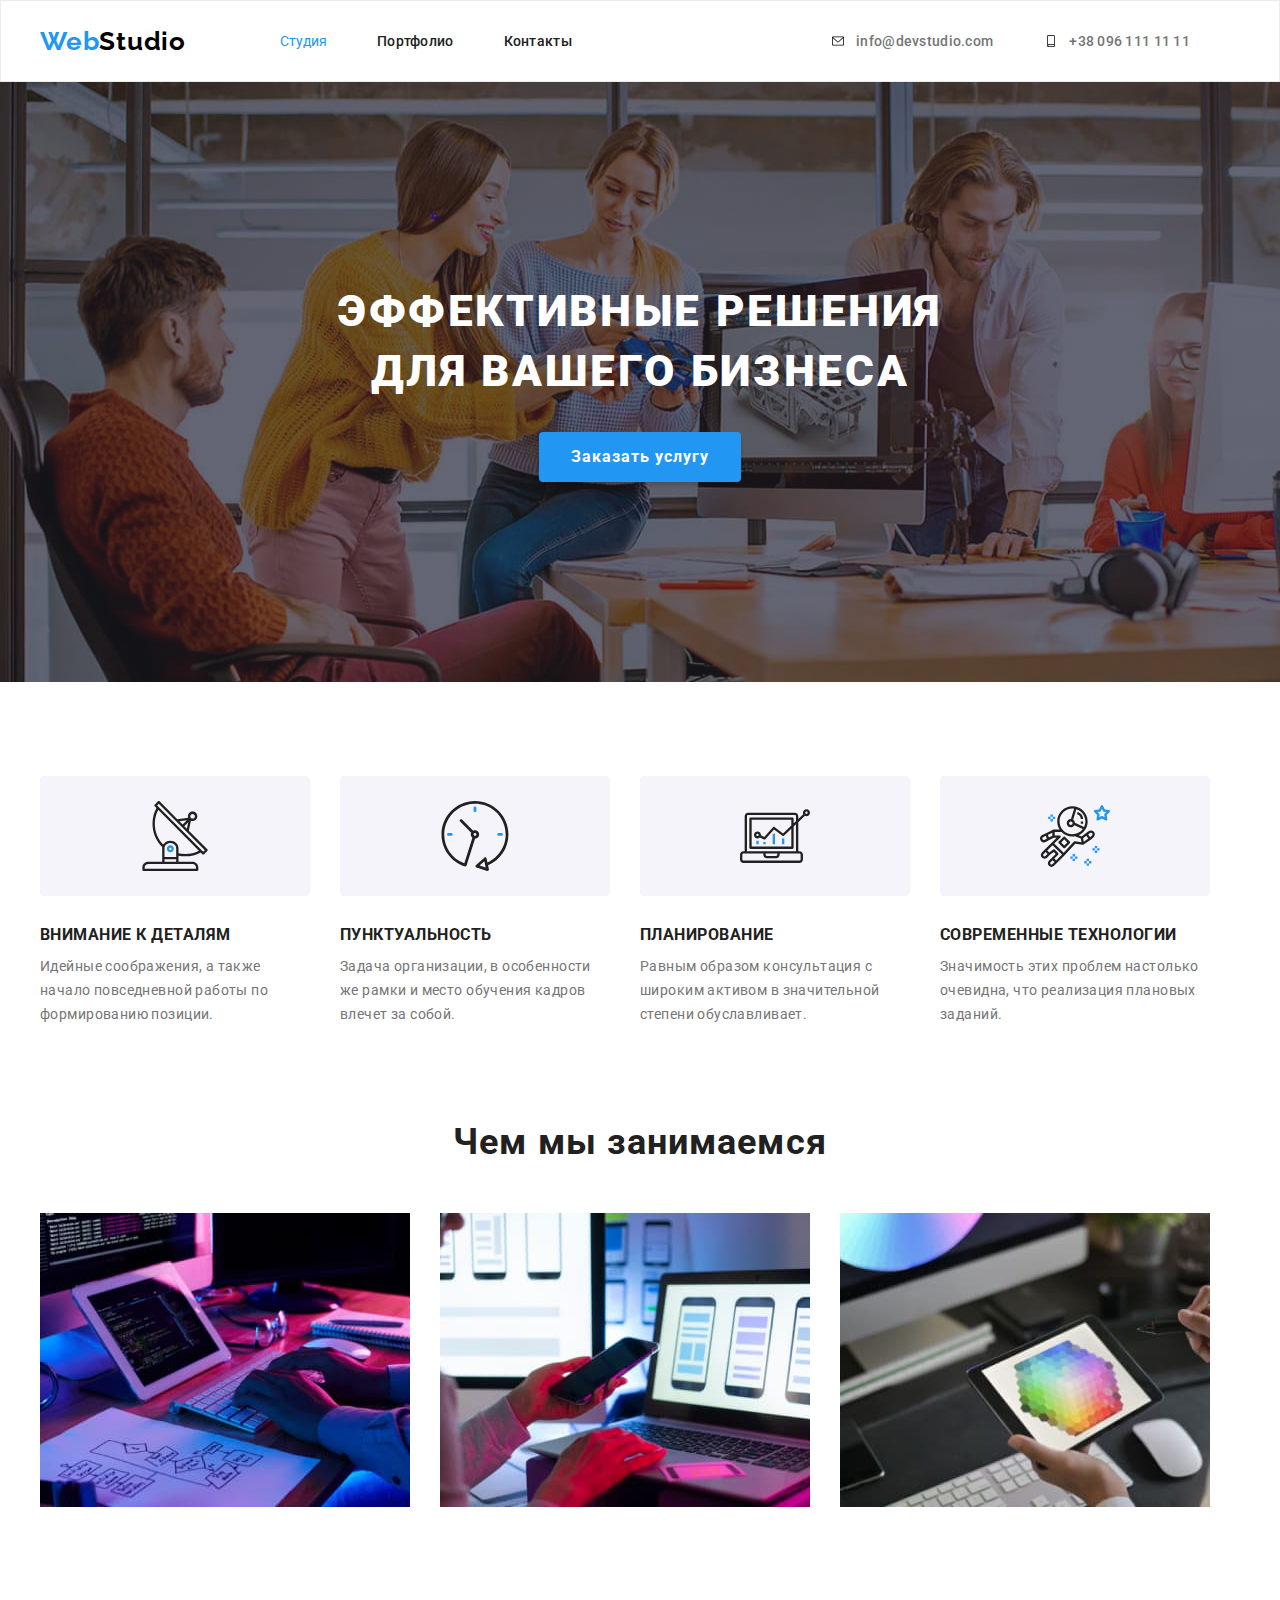
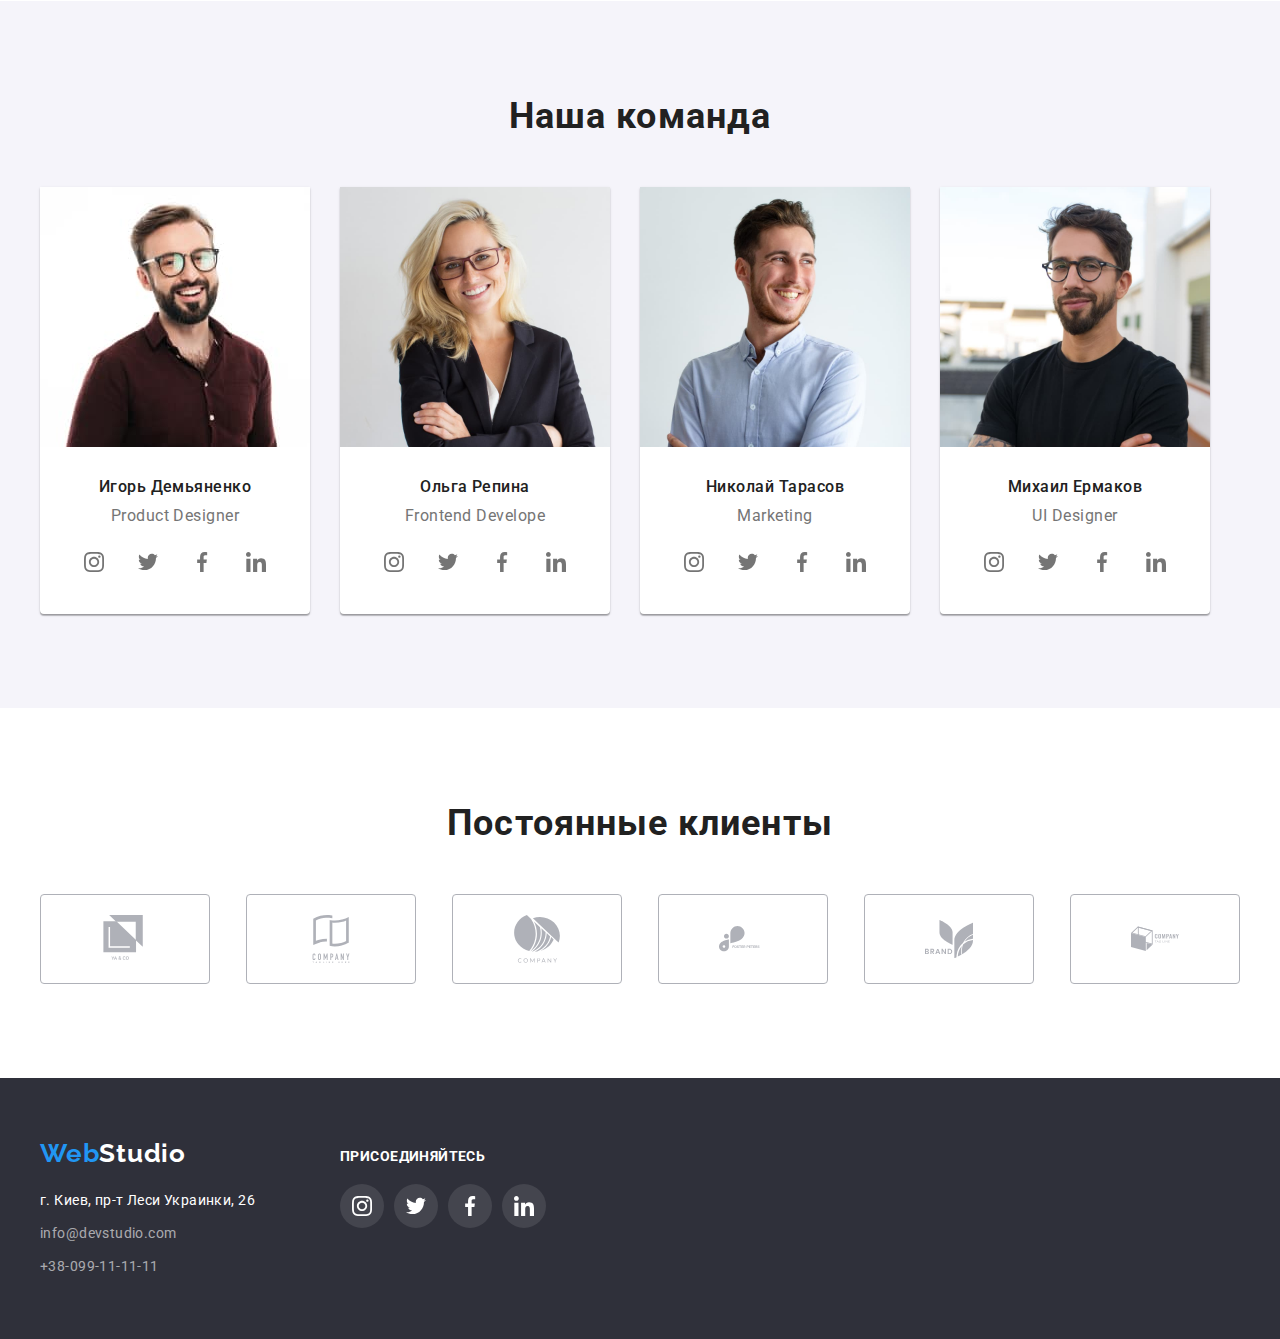
<file: index.html>
<!DOCTYPE html>
<html lang="ru">
<head>
    <meta charset="UTF-8">
    <meta name="viewport" content="width=device-width, initial-scale=1.0">
    <title>main-page</title>
    <link rel="preconnect" href="https://fonts.gstatic.com">
    <link href="https://fonts.googleapis.com/css2?family=Raleway:wght@700&family=Roboto:wght@400;500;700;900&display=swap" rel="stylesheet">
    <link rel="stylesheet" href="https://cdnjs.cloudflare.com/ajax/libs/modern-normalize/1.0.0/modern-normalize.css">
    <link rel="stylesheet" href="./css/style.css">
    
</head>

<body>
        <!--Шапка навігації-->

    <header class="header">
        <div class="contenier">
            <nav class="navigation">
                <a class="header-logo" href="./index.html"><span class="header-logo-particle">Web</span>Studio</a>
            
                    <ul class="list-name">
                        <li class="list-name-item"><a class="header-name-link-main-active" href="./index.html">Студия</a></li>
                        <li class="list-name-item"><a class="header-name-link-portf" href="./portfolio.html">Портфолио</a></li>
                        <li class="list-name-item"><a class="header-name-link-cont" href="#">Контакты</a></li>
                    </ul>
            </nav>
            
                    <ul class="link-cont">
                        <li class="link-cont-name">
                            <a class="link-inf" href="mailto:info@devstudio.com">
                                <svg class="link-cont-icon">
                                    <use href="./imeges/sprite.svg#icon-envelope"></use>
                                </svg>info@devstudio.com</a></li>
                        <li class="link-cont-name">
                            <a class="link-inf" href="tel:+38-096-111-11-11">
                                    <svg class="link-cont-icon">
                                        <use href="./imeges/sprite.svg#icon-smartphone"></use>
                                    </svg>+38 096 111 11 11</a>
                            </li>
                    
                    </ul>
                
        </div>
        
                
    </header>
        <!-- Заголовок-->

    <main>
        <section class="group-title">
           <div class="contenier">
                <h1 class="title-main">Эффективные решения для вашего бизнеса</h1>
                    <button type="button" class="title-but">Заказать услугу</button>
            </div>
        </section>


        <!--Трактування Наших послуг-->  

        <section class="section-services">
            <div class="contenier">
                    <h2 hidden>Підзаголовок</h2>
                <ul class="section-services-activ">
                    <li class="section-services-details">
                       <div class="section-services-backg"> 
                           <svg class="section-services-icon">
                                <use href="./imeges/sprite.svg#icon-antenna" ></use>
                            </svg>
                        </div>
                        <h3 class="section-services-title">Внимание к деталям</h3>
                            <p class="section-services-text">Идейные соображения, а также начало повседневной работы по формированию позиции.</p>
                    </li>

                    <li class="section-services-details">
                        <div class="section-services-backg"> 
                            <svg class="section-services-icon">
                                 <use href="./imeges/sprite.svg#icon-clock" ></use>
                             </svg>
                         </div>
                            <h3 class="section-services-title">Пунктуальность</h3>
                                <p class="section-services-text">Задача организации, в особенности же рамки и место обучения кадров влечет за собой.</p>
                    
                    </li>

                    <li class="section-services-details">
                        <div class="section-services-backg"> 
                            <svg class="section-services-icon">
                                 <use href="./imeges/sprite.svg#icon-diagram" ></use>
                             </svg>
                         </div>
                                <h3 class="section-services-title">Планирование</h3>
                                    <p class="section-services-text">Равным образом консультация с широким активом в значительной степени обуславливает.</p>
                    </li>

                    <li class="section-services-details">
                        <div class="section-services-backg"> 
                            <svg class="section-services-icon">
                                 <use href="./imeges/sprite.svg#icon-astronaut" ></use>
                             </svg>
                         </div>
                            <h3 class="section-services-title">Современные технологии</h3>
                                <p class="section-services-text">Значимость этих проблем настолько очевидна, что реализация плановых заданий.</p>
                    </li>
                </ul>
            </div>
        </section>



        <!--Чим ми Займаємся-->
        

            <section class="section-do">
                <div class="contenier">
                    <h2 class="section-do-title">Чем мы занимаемся</h2>
                        <ul class="section-do-general">
                            <li class="section-do-item"><img class="section-do-img" src="./imeges/box-1.jpg" alt="монитор,планшет,клавіатура" width="370" height="294">
                            </li>
                            <li class="section-do-item"><img class="section-do-img" src="./imeges/box-2.jpg" alt="ноут і телефон" width="370" height="294">
                            </li>
                            <li class="section-do-item"><img class="section-do-img" src="./imeges/box-3.jpg" alt="планшет і клавіатура" width="370" height="294">
                            </li>
                        </ul>
                </div>
            </section>


        <!--Наша команда-->
        

            <section class="team">
                <div class="contenier">
                    <h2 class="team-title">Наша команда</h2>
                        <ul class="team-descript">
                            <li class="team-list"><img class="section-team-img" src="./imeges/img-(0).jpg" alt="Игорь Демьяненко" width="270" height="260">
                               <div class="team-name-title">
                                    <h3 class="team-name">Игорь Демьяненко</h3>
                                        <p class="team-work">Product Designer</p>
                                        <ul class="social-list">
                                            <li class="social-list-item">
                                                <a href="" class="social-list-link">
                                                    <svg class="social-list-icon">
                                                        <use href="./imeges/sprite.svg#icon-instagram"></use>
                                                    </svg>
                                                </a>
                                            </li>
                                            <li class="social-list-item">
                                                <a href="" class="social-list-link">
                                                    <svg class="social-list-icon">
                                                        <use href="./imeges/sprite.svg#icon-twiter"></use>
                                                    </svg>
                                                </a>
                                            </li>
                                            <li class="social-list-item">
                                                <a href="" class="social-list-link">
                                                    <svg class="social-list-icon">
                                                        <use href="./imeges/sprite.svg#icon-facebook"></use>
                                                    </svg>
                                                </a>
                                            </li>
                                            <li class="social-list-item">
                                                <a href="" class="social-list-link">
                                                    <svg class="social-list-icon">
                                                        <use href="./imeges/sprite.svg#icon-linkedin"></use>
                                                    </svg>
                                                </a>
                                            </li>
                                        </ul>
                        
                                </div>
                            </li>
                            <li class="team-list"><img  class="section-team-img" src="./imeges/img-(1).jpg" alt="Ольга Репина" width="270" height="260">
                                <div class="team-name-title">
                                    <h3 class="team-name">Ольга Репина</h3>
                                        <p class="team-work">Frontend Develope</p>
                                        <ul class="social-list">
                                            <li class="social-list-item">
                                                <a href="" class="social-list-link">
                                                    <svg class="social-list-icon">
                                                        <use href="./imeges/sprite.svg#icon-instagram"></use>
                                                    </svg>
                                                </a>
                                            </li>
                                            <li class="social-list-item">
                                                <a href="" class="social-list-link">
                                                    <svg class="social-list-icon">
                                                        <use href="./imeges/sprite.svg#icon-twiter"></use>
                                                    </svg>
                                                </a>
                                            </li>
                                            <li class="social-list-item">
                                                <a href="" class="social-list-link">
                                                    <svg class="social-list-icon">
                                                        <use href="./imeges/sprite.svg#icon-facebook"></use>
                                                    </svg>
                                                </a>
                                            </li>
                                            <li class="social-list-item">
                                                <a href="" class="social-list-link">
                                                    <svg class="social-list-icon">
                                                        <use href="./imeges/sprite.svg#icon-linkedin"></use>
                                                    </svg>
                                                </a>
                                            </li>
                                        </ul>
                                </div>
                            </li>
                            <li class="team-list"><img class="section-team-img" src="./imeges/img-(2).jpg" alt="Николай Тарасов" width="270" height="260">
                                <div class="team-name-title">
                                    <h3 class="team-name">Николай Тарасов</h3>
                                        <p class="team-work">Marketing</p>
                                        <ul class="social-list">
                                            <li class="social-list-item">
                                                <a href="" class="social-list-link">
                                                    <svg class="social-list-icon">
                                                        <use href="./imeges/sprite.svg#icon-instagram"></use>
                                                    </svg>
                                                </a>
                                            </li>
                                            <li class="social-list-item">
                                                <a href="" class="social-list-link">
                                                    <svg class="social-list-icon">
                                                        <use href="./imeges/sprite.svg#icon-twiter"></use>
                                                    </svg>
                                                </a>
                                            </li>
                                            <li class="social-list-item">
                                                <a href="" class="social-list-link">
                                                    <svg class="social-list-icon">
                                                        <use href="./imeges/sprite.svg#icon-facebook"></use>
                                                    </svg>
                                                </a>
                                            </li>
                                            <li class="social-list-item">
                                                <a href="" class="social-list-link">
                                                    <svg class="social-list-icon">
                                                        <use href="./imeges/sprite.svg#icon-linkedin"></use>
                                                    </svg>
                                                </a>
                                            </li>
                                        </ul>
                                </div>
                            </li>
                            <li class="team-list"><img class="section-team-img" src="./imeges/img-(3).jpg" alt="Михаил Ермаков" width="270" height="260">
                               <div class="team-name-title">
                                    <h3 class="team-name">Михаил Ермаков</h3>
                                        <p class="team-work">UI Designer</p>
                                        <ul class="social-list">
                                            <li class="social-list-item">
                                                <a href="" class="social-list-link">
                                                    <svg class="social-list-icon">
                                                        <use href="./imeges/sprite.svg#icon-instagram"></use>
                                                    </svg>
                                                </a>
                                            </li>
                                            <li class="social-list-item">
                                                <a href="" class="social-list-link">
                                                    <svg class="social-list-icon">
                                                        <use href="./imeges/sprite.svg#icon-twiter"></use>
                                                    </svg>
                                                </a>
                                            </li>
                                            <li class="social-list-item">
                                                <a href="" class="social-list-link">
                                                    <svg class="social-list-icon">
                                                        <use href="./imeges/sprite.svg#icon-facebook"></use>
                                                    </svg>
                                                </a>
                                            </li>
                                            <li class="social-list-item">
                                                <a href="" class="social-list-link">
                                                    <svg class="social-list-icon">
                                                        <use href="./imeges/sprite.svg#icon-linkedin"></use>
                                                    </svg>
                                                </a>
                                            </li>
                                        </ul>
                                </div>
                            </li>
                    </ul>
                    </div>
            </section>

        <!--постоянные клиенты-->

            <section class="regular-customers">
                <div class="contenier">
                <h2 class="regular-customers-title">Постоянные клиенты</h2>
                    <ul class="regular-customers-main">
                        <li class="regular-customers-list">
                            <svg class="regular-customers-icon">
                                <use href="./imeges/sprite.svg#icon-logo-1"></use>
                            </svg>
                        </li>
                        <li class="regular-customers-list">
                            <svg class="regular-customers-icon">
                                <use href="./imeges/sprite.svg#icon-logo-2"></use>
                            </svg>
                        </li>
                        <li class="regular-customers-list">
                            <svg class="regular-customers-icon">
                                <use href="./imeges/sprite.svg#icon-logo-3"></use>
                            </svg>
                        </li>
                        <li class="regular-customers-list">
                            <svg class="regular-customers-icon">
                                <use href="./imeges/sprite.svg#icon-logo-4"></use>
                            </svg>
                        </li>
                        <li class="regular-customers-list">
                            <svg class="regular-customers-icon">
                                <use href="./imeges/sprite.svg#icon-logo-5"></use>
                            </svg>
                        </li>
                        <li class="regular-customers-list">
                            <svg class="regular-customers-icon">
                                <use href="./imeges/sprite.svg#icon-logo-6"></use>
                            </svg>
                        </li>
                </ul>
            </div>
            </section>
    </main>
    
         <!--Підвал-->

    <footer class="footer">
        <div class="contenier">
            <div class="contenier-footer">
                    <a class="footer-logo" href="./index.html"><span class="footer-logo-particle">Web</span>Studio</a>
            <ul class="contac-inf">
                
                    <li class="footer-logo-list"><a class="footer-logo-adress" href="https://goo.gl/maps/PEZF8svfNoCDUUVW9" target="_blank">г. Киев, пр-т Леси Украинки, 26</a></li> 
                    <li class="footer-logo-list"><a  class="footer-logo-mail" href="mailto:info@example.com">info@devstudio.com</a></li>
                    <li class="footer-logo-list"><a  class="footer-logo-tel" href="+38-099-11-11-11">+38-099-11-11-11</a></li>
                
            </ul>
            </div>
        
            <div class="contenier-social">
                <div>
                    <p class="social-list-note">присоединяйтесь</p>
                </div>
            <ul class="social-list">
                <li class="social-list-item">
                     <a href="" class="social-list-link">
                        <svg class="social-list-icon">
                            <use href="./imeges/sprite.svg#icon-instagram"></use>
                        </svg>
                    </a>
                </li>
                <li class="social-list-item">
                    <a href="" class="social-list-link">
                        <svg class="social-list-icon">
                            <use href="./imeges/sprite.svg#icon-twiter"></use>
                        </svg>
                    </a>
                </li>
                <li class="social-list-item">
                    <a href="" class="social-list-link">
                        <svg class="social-list-icon">
                            <use href="./imeges/sprite.svg#icon-facebook"></use>
                        </svg>
                    </a>
                </li>
                <li class="social-list-item">
                    <a href="" class="social-list-link">
                        <svg class="social-list-icon">
                            <use href="./imeges/sprite.svg#icon-linkedin"></use>
                        </svg>
                    </a>
                </li>
            </ul>
        </div>
        </div>
    </footer>


</body>
</html>
</file>
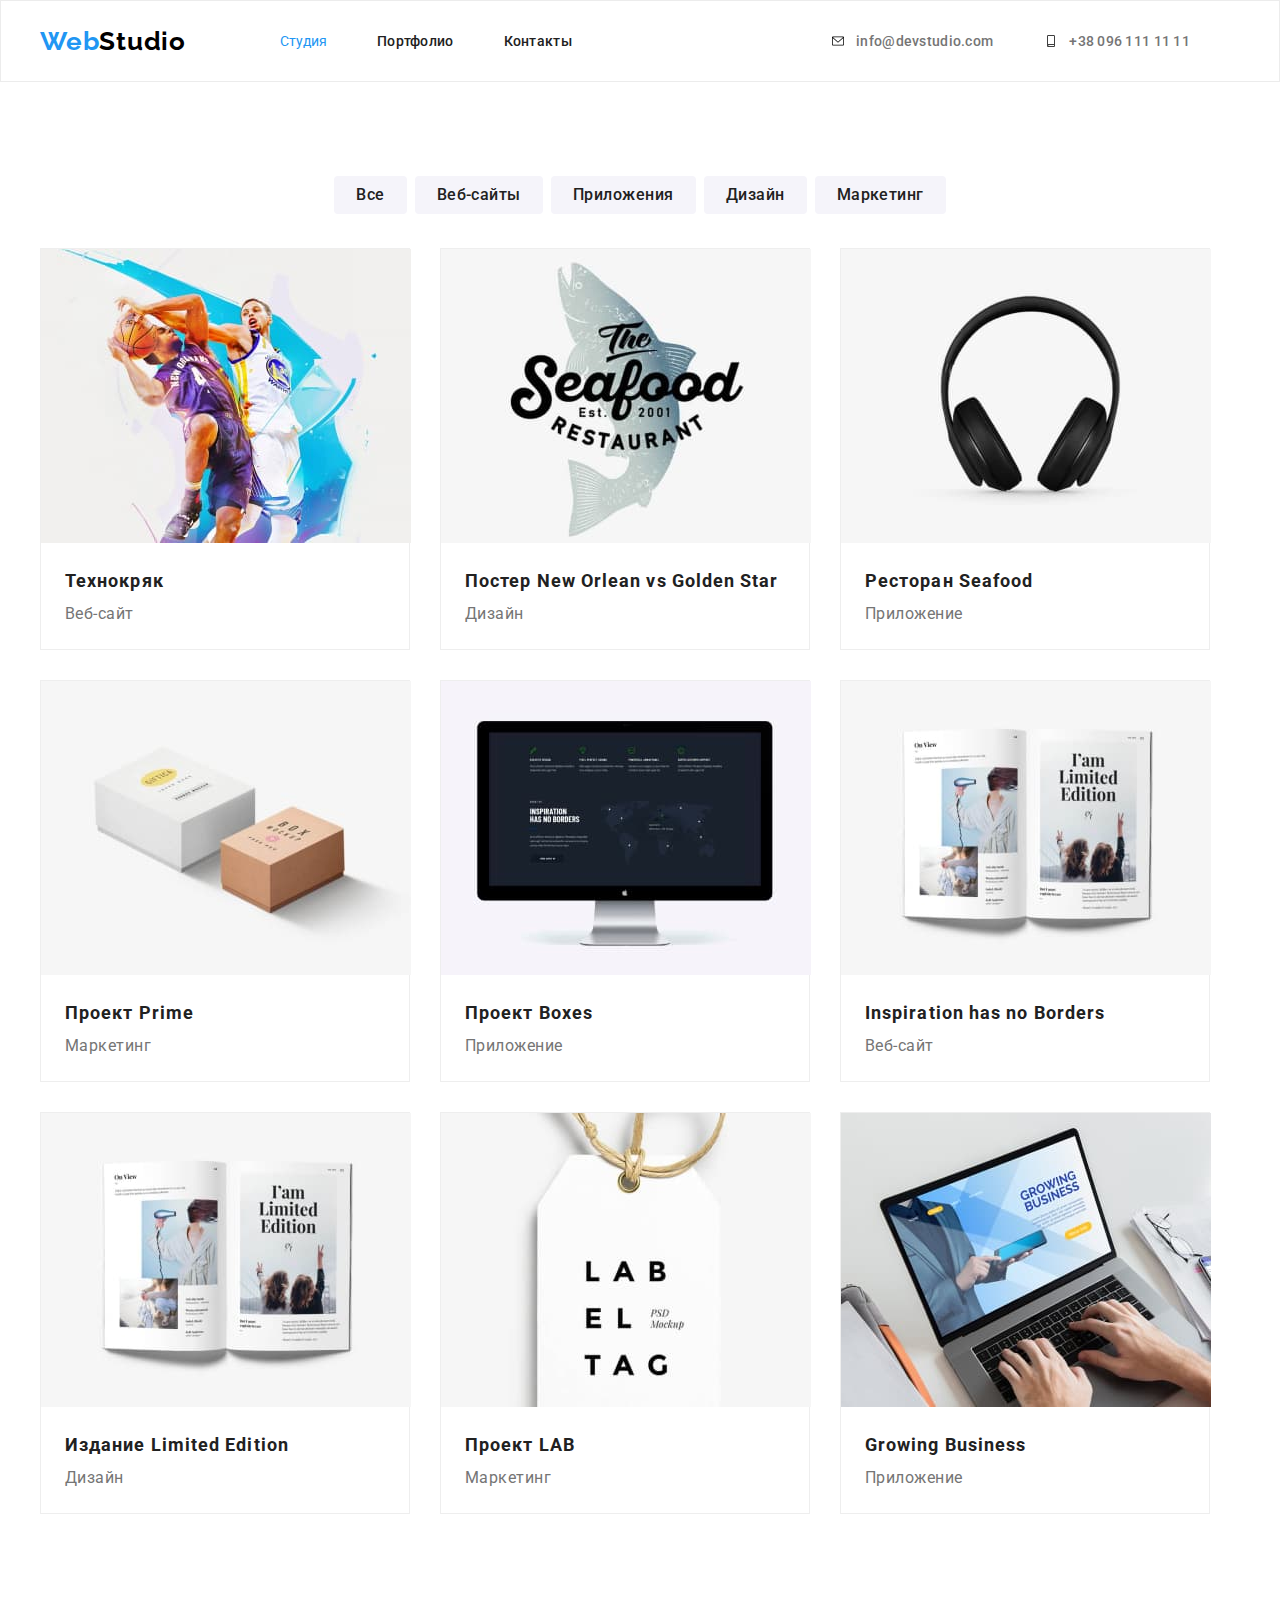
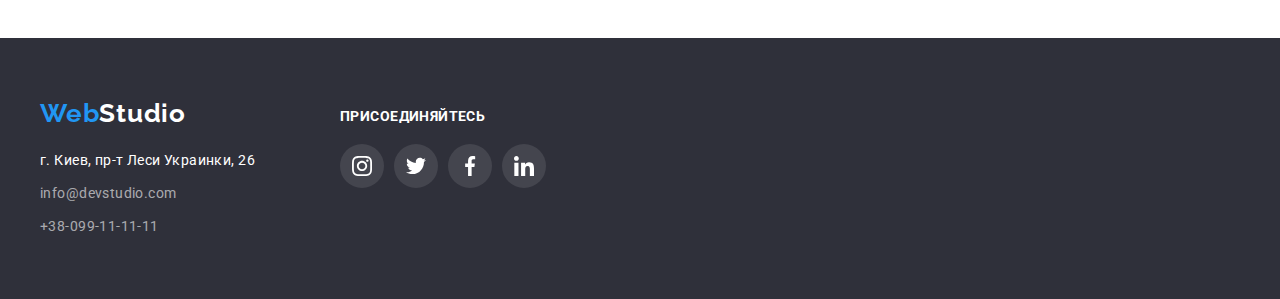
<file: portfolio.html>
<!DOCTYPE html>
<html lang="ru">
<head>
    <meta charset="UTF-8">
    <meta name="viewport" content="width=device-width, initial-scale=1.0">
    <title>main-page</title>
    <link rel = "preconnect" href = "https://fonts.gstatic.com">
    <link href="https://fonts.googleapis.com/css2?family=Raleway:wght@700&family=Roboto:wght@400;500;700;900&display=swap" rel="stylesheet">
    <link rel="stylesheet" href="https://cdnjs.cloudflare.com/ajax/libs/modern-normalize/1.0.0/modern-normalize.css">
    <link rel="stylesheet" href="./css/style.css">
    
</head>

<body>
        <!--Шапка навігації-->
        <header class="header">
            <div class="contenier">
                <nav class="navigation">
                    <a class="header-logo" href="./index.html"><span class="header-logo-particle">Web</span>Studio</a>
                
                        <ul class="list-name">
                            <li class="list-name-item"><a class="header-name-link-main-active" href="./index.html">Студия</a></li>
                            <li class="list-name-item"><a class="header-name-link-portf" href="./portfolio.html">Портфолио</a></li>
                            <li class="list-name-item"><a class="header-name-link-cont" href="#">Контакты</a></li>
                        </ul>
                </nav>
                
                        <ul class="link-cont">
                            <li class="link-cont-name">
                                <a class="link-inf" href="mailto:info@devstudio.com">
                                    <svg class="link-cont-icon">
                                        <use href="./imeges/sprite.svg#icon-envelope"></use>
                                    </svg>info@devstudio.com</a></li>
                            <li class="link-cont-name">
                                <a class="link-inf" href="tel:+38-096-111-11-11">
                                        <svg class="link-cont-icon">
                                            <use href="./imeges/sprite.svg#icon-smartphone"></use>
                                        </svg>+38 096 111 11 11</a>
                                </li>
                        
                        </ul>
                    
            </div>
            
                    
        </header>
       
        <!--макет портфоліо-->

    <main>
        <section class="sect-port">
            <div class="contenier">
            <h1 hidden>Портфоліо--</h1>
            <ul class="sect-port-recalculation">
                <li class="sect-port-but"><button class="sect-port-all" type="button">Все</button></li>
                <li class="sect-port-but"><button class="sect-port-web" type="button">Веб-сайты</button></li>
                <li class="sect-port-but"><button class="sect-port-app" type="button">Приложения</button></li>
                <li class="sect-port-but"><button class="sect-port-dis" type="button">Дизайн</button></li>
                <li class="sect-port-but"><button class="sect-port-mak" type="button">Маркетинг</button></li>
                
            </ul>
            
            <ul class="sect-port-list">
                
                <li class="sect-port-gallery">
                    <a class="sect-port-link" href="#">
                        <img class="sect-port-img" src="./imeges/Portfolio/img1.jpg" alt="ноутбук" width="370" height="294">
                        <div class="port-title">
                            <h2 class="sect-port-name">Технокряк</h2>
                            <p class="sect-port-group">Веб-сайт</p>
                        </div>
                    </a>
                </li>
                <li class="sect-port-gallery">
                    <a class="sect-port-link" href="#">
                        <img class="sect-port-img" src="./imeges/Portfolio/img2.jpg" alt="баскетбол" width="370" height="294">
                        <div class="port-title">
                            <h2 class="sect-port-name">Постер New Orlean vs Golden Star</h2>
                            <p class="sect-port-group">Дизайн</p>
                        </div>
                    </a>
                </li>
                <li class="sect-port-gallery">
                    <a class="sect-port-link" href="#">
                        <img class="sect-port-img" src="./imeges/Portfolio/img3.jpg" alt="назва ресторану" width="370" height="294">
                        <div class="port-title">
                            <h2 class="sect-port-name">Ресторан Seafood</h2>
                            <p class="sect-port-group">Приложение</p>
                        </div>
                    </a>
                </li>
                <li class="sect-port-gallery">
                    <a class="sect-port-link" href="#">
                        <img class="sect-port-img" src="./imeges/Portfolio/img4.jpg" alt="наушники" width="370" height="294">
                        <div class="port-title">
                            <h2 class="sect-port-name">Проект Prime</h2>
                            <p class="sect-port-group">Маркетинг</p>
                        </div>
                    </a>
                </li>
                <li class="sect-port-gallery">
                    <a class="sect-port-link" href="#">
                        <img class="sect-port-img" src="./imeges/Portfolio/img5.jpg" alt="коробки" width="370" height="294">
                        <div class="port-title">
                            <h2 class="sect-port-name">Проект Boxes</h2>
                            <p class="sect-port-group">Приложение</p>
                        </div>
                    </a>
                </li>
                <li class="sect-port-gallery">
                    <a class="sect-port-link" href="#">
                        <img class="sect-port-img" src="./imeges/Portfolio/img6.jpg" alt="монітор" width="370" height="294">
                        <div class="port-title">
                            <h2 class="sect-port-name">Inspiration has no Borders</h2>
                            <p class="sect-port-group">Веб-сайт</p>
                        </div>
                    </a>
                </li>
                <li class="sect-port-gallery">
                    <a class="sect-port-link" href="#">
                        <img class="sect-port-img" src="./imeges/Portfolio/img7.jpg" alt="книга" width="370" height="294">
                        <div class="port-title">
                            <h2 class="sect-port-name">Издание Limited Edition</h2>
                            <p class="sect-port-group">Дизайн</p>
                        </div>
                    </a>
                </li>
                <li class="sect-port-gallery">
                    <a class="sect-port-link" href="#">
                        <img class="sect-port-img" src="./imeges/Portfolio/img8.jpg" alt="етикетка" width="370" height="294">
                        <div class="port-title">
                            <h2 class="sect-port-name">Проект LAB</h2>
                            <p class="sect-port-group">Маркетинг</p>
                        </div>
                    </a>
                </li>
                <li class="sect-port-gallery">
                    <a class="sect-port-link" href="#">
                        <img class="sect-port-img" src="./imeges/Portfolio/img9.jpg" alt="печатання на ноуті" width="370" height="294">
                        <div class="port-title">
                            <h2 class="sect-port-name">Growing Business</h2>
                            <p class="sect-port-group">Приложение</p>
                        </div>
                    </a>
                </li>
            </ul>
            </div>
        </section>  
    </main>

         <!--Підвал-->
         
    <footer class="footer">
        <div class="contenier">
            <div class="contenier-footer">
                    <a class="footer-logo" href="./index.html"><span class="footer-logo-particle">Web</span>Studio</a>
            <ul class="contac-inf">
                
                    <li class="footer-logo-list"><a class="footer-logo-adress" href="https://goo.gl/maps/PEZF8svfNoCDUUVW9" target="_blank">г. Киев, пр-т Леси Украинки, 26</a></li> 
                    <li class="footer-logo-list"><a  class="footer-logo-mail" href="mailto:info@example.com">info@devstudio.com</a></li>
                    <li class="footer-logo-list"><a  class="footer-logo-tel" href="+38-099-11-11-11">+38-099-11-11-11</a></li>
                
            </ul>
            </div>
        
            <div class="contenier-social">
                <div>
                    <p class="social-list-note">присоединяйтесь</p>
                </div>
            <ul class="social-list">
                <li class="social-list-item">
                     <a href="" class="social-list-link">
                        <svg class="social-list-icon">
                            <use href="./imeges/sprite.svg#icon-instagram"></use>
                        </svg>
                    </a>
                </li>
                <li class="social-list-item">
                    <a href="" class="social-list-link">
                        <svg class="social-list-icon">
                            <use href="./imeges/sprite.svg#icon-twiter"></use>
                        </svg>
                    </a>
                </li>
                <li class="social-list-item">
                    <a href="" class="social-list-link">
                        <svg class="social-list-icon">
                            <use href="./imeges/sprite.svg#icon-facebook"></use>
                        </svg>
                    </a>
                </li>
                <li class="social-list-item">
                    <a href="" class="social-list-link">
                        <svg class="social-list-icon">
                            <use href="./imeges/sprite.svg#icon-linkedin"></use>
                        </svg>
                    </a>
                </li>
            </ul>
        </div>
        </div>
    </footer>

    

</body>
</html>
</file>
<file: css/style.css>
:root {
        --text-font: Roboto, sans-serif;
        --title-font: Raleway, sans-serif; 
        --accent-color: #757575; 
        --second-color: #212121;
        --tertiary-color: #2196F3;
        --logo-color: #000000;
        --main-title-color: #ffffff;
        --second-white-footer:rgba(255, 255, 255, 0.6);   
        --background-accent-color: #ffffff;
        --background-second-color:#F5F4FA;
        --background-porfolio-color: #E5E5E5;
        --background-footer-color:#2F303A;
        
         
        }

        a {
            text-decoration: none;
        }
        ul {
            list-style-type: none;
        }

                
        h1,
        h2,
        h3,
        h4,
        h5,
        h6,
        p 
        {
            margin: 0;

        }

        ul,
        ol {
            margin: 0;
            padding: 0;
        }

        img {
            display: block;
        }

        .contenier {
            width: 1230px;
            margin: 0 auto;
            padding-left: 15px;
            padding-right: 15px;
        }
        
    /*===================================================body================================================== */
    
        body {
            font-family:var(--text-font);
            background-color:var(--background-accent-color); 
            color:var(--accent-color);
            font-weight: 400;
            font-size: 14px;
                
        }
    /*==================================================body-end================================================ */

    
    
    /*==================================================header-studio===============================================*/
        
        .header {
            border: 1px solid rgba(236, 236, 236, 1);
        }
    
    
        .header-logo{
            font-family: var(--title-font);
            font-weight: 700;
            color: var(--logo-color);
            font-size: 26px;
            line-height: 1.192;
            letter-spacing: 0.03em;
            
            display: block;
            min-width: 145px;
            margin-right: 94px;
            padding-top: 24px;
            padding-bottom: 24px;

            
        } 
        .header-logo-particle {
            color:var(--tertiary-color);
        }
        .header-name-link-main, .header-name-link-portf, .header-name-link-cont {
            font-family: var(--text-font);
            font-weight: 500; 
            color:var(--second-color);
            line-height: 1.142;
            letter-spacing: 0.02em; 
        }

        .header-name-link-main-active, .header-name-link-portf-active {
            color: var(--tertiary-color);
        }
        
        .header-name-link-main:hover, :focus {
            color: var(--tertiary-color);
        }
        
        .header-name-link-portf:hover, :focus {
            color: var(--tertiary-color); 
        }
       
        .header-name-link-cont:hover, :focus {
            color: var(--tertiary-color);
        }
        .link-inf {
            display: flex;
            font-family:var(--text-font);
            font-weight: 500;
            color:var(--accent-color);
            line-height: 1.142;
            letter-spacing: 0.02em;

            margin-left: auto;
            padding-top: 32px;
            padding-bottom: 32px;
        }
       

        .header .contenier {
            display: flex;
            align-items: center;
        }

        .navigation {
            display: flex;
            align-items: center; 
        }


        .list-name {
            display: flex;
            align-items: center;  
        }
        .header-name-link-main,
        .header-name-link-main-active, 
        .header-name-link-portf,
        .header-name-link-portf-active, 
        .header-name-link-cont,
        .header-inf  {
            display: block;
            padding-top: 32px;
            padding-bottom: 32px;
            
                
        }
        .list-name-item:nth-child(2) {
            margin-right: 50px;
            margin-left: 50px;
        }

        .header .link-cont {
            display: flex;
            align-items: center;
            margin-left: auto;
        }
        .header .link-cont-name {
            display: flex;
            justify-content: center;
            align-items: center;
            margin-left: auto;
            margin-right: 50px; 
          
        }
       
        .link-cont-icon {
            display: flex;
            justify-content: center;
            align-items: center;
            width: 16px;
            height: 12px;
            margin-right: 10px;
            margin-top: 2px;
            margin-bottom: 2px;
            cursor: pointer;
        }
        .link-inf:hover, .link-cont-icon:hover {
            color: var(--tertiary-color);
            fill: var(--tertiary-color);
                
            }

        
    

        

        
        

        
    /*======================================================header-studio-end=========================================*/

     

    /*========================================================title===========================================*/
        .group-title {
            background-color:var(--background-footer-color);
            padding-top: 200px;
            padding-bottom: 200px;
            background-image: linear-gradient(rgba(47, 48, 58, 0.4), rgba(47, 48, 58, 0.4)),
             url(../imeges/title/Img-back-title.jpg);
            background-repeat: no-repeat;
            background-size: cover;
            
            
        }

        .group-title .contenier{
            width: 696px;
            

        }


        .group-title .title-main {
            font-family:var(--text-font);
            font-weight: 900;
            color:var(--main-title-color);
            font-size: 44px;
            line-height: 1.363;
            letter-spacing: 0.06em;
           
            text-align: center;
            text-transform: uppercase;
            margin-bottom: 30px;
        }

        .group-title .title-but {
            font-family:var(--text-font);
            font-weight: 700;
            color: var(--main-title-color);
            background-color:var(--tertiary-color);
            font-size: 16px;
            line-height: 1.875;
            letter-spacing: 0.06em;
            background: #2196F3;
            cursor: pointer;
            display: flex;
            align-items: center;
            text-align: center;
            justify-content:center;
            margin-left: auto;
            margin-right: auto;
            
            box-shadow: 0px 4px 4px rgba(0, 0, 0, 0.15);
            border: 0;
            border-radius: 4px;
            padding: 10px 32px;
            
        }
    /*=====================================================section-title-end================================================*/

    /*=====================================================section-services==================================================*/
        .section-services {
            padding-top: 94px;
            padding-bottom: 94px;
        }

        .section-services-activ {
            display: flex;
            
        }

        .section-services-details {
            width: 270px;
            justify-content: flex-start;

            
        }
        .section-services-details:not(:last-child) {
            margin-right: 30px;
        }



        .section-services-title {
            font-family:var(--text-font);
            font-weight: 700;
            color:var(--second-color);
            line-height: 1.142;
            letter-spacing: 0.03em;
            text-transform: uppercase;
            margin-bottom: 10px;
            }

        .section-services-text {
            font-family:var(--text-font);
            color:var(--accent-color);
            line-height: 1.714;
            letter-spacing: 0.03em;
            }
        .section-services-backg {
            display: flex;
            justify-content: center;
            align-items: center;
            width: 270px;
            height: 120px;
            background-color: rgba(245, 244, 250, 1);
            border-radius: 4px;
            margin-bottom: 30px;
        }
        .section-services-icon {
            display: flex;
            width: 70px;
            height: 70px;
        }
        /*===================================================section-services-end=======================================================*/

        /*===========================================================section-do===================================================*/
        .section-do {
            padding-bottom: 94px;

        }
        .section-do-title {
                font-family:var(--text-font);
                font-weight: 700;
                color:var(--second-color);
                font-size: 36px;
                line-height: 1.167;
                text-align: center;
                letter-spacing: 0.03em;
                margin-bottom: 50px;
        }

                .section-do-general {
                display: flex;
                
        
                }

                .section-do-item:nth-child(2) {
                    margin-left: 30px;
                    margin-right: 30px;
                }
            
    /*==============================================================section-do-end==================================================*/

    /*===================================================================section-team===============================================*/
        .team {
            background-color:var(--background-second-color);
            padding-top: 94px;
            padding-bottom: 94px;

        }
        
        .team-title {
            font-family:var(--text-font);
            font-weight: 700;
            color:var(--second-color);
            font-size: 36px;
            line-height: 1.167;
            text-align: center;
            letter-spacing: 0.03em;
            
            margin-bottom: 50px;


        }
        .team-descript {
            display:flex
        }

        .team-list {
            width: 270px;
            background-color: var(--background-accent-color);
            box-shadow: 0px 1px 3px rgba(0, 0, 0, 0.12), 0px 1px 1px rgba(0, 0, 0, 0.14), 0px 2px 1px rgba(0, 0, 0, 0.2);
            border-radius: 0px 0px 4px 4px;
        }

        .team .team-list:not(:last-child) {
            margin-right: 30px;
            
        }

        

        .team .team-name {
            font-family:var(--text-font);
            font-weight: 500;
            color:var(--second-color);
            font-size: 16px;
            line-height: 1.188;
            text-align: center;
            letter-spacing: 0.03em;
            margin-bottom: 10px;
            
       }
       .team .team-work {
            font-family:var(--text-font);
            color:var(--accent-color);
            font-size: 16px;
            line-height: 1.188;
            text-align: center;
            letter-spacing: 0.03em;
            margin-bottom: 15px;
       }

       
       .team-name-title {
        padding-top: 30px;
        padding-left: 32px;
        padding-right: 32px;
        padding-bottom: 30px;
        
        }
        .social-list {
            display: flex;
            justify-content: space-between;
        }
        
        .social-list-link {
            display: flex;
            justify-content: center;
            align-items: center;
            width: 44px;
            height: 44px;
            border-radius: 50%;
        }

        .social-list-link:hover,
        .social-list-link:focus {
            background-color: var(--tertiary-color);
        }

      .social-list-icon {
          width: 20px;
          height: 20px;
          fill: var(--accent-color);
      }

      .social-list-link:hover .social-list-icon,
      .social-list-link:focus .social-list-icon  {
              fill:var(--main-title-color);
      
            } 
        

       
    /*================================================================section-team-end=================================================*/

    /*================================================================section-portfolio==============================================*/
        .sect-port {
            padding-top: 94px;
            padding-bottom: 94px;
            
        }
        .sect-port-recalculation {
            display:flex;
            text-align: center;
            justify-content:center;
        }
        .sect-port-but:not(:last-child) {
            margin-right: 8px;
            margin-bottom: 34px;
        }

       .sect-port-all, .sect-port-web, .sect-port-app, .sect-port-dis, .sect-port-mak {
            font-family: var(--text-font);
            font-weight: 500;
            color:var(--second-color);
            font-size: 16px;
            line-height: 1.625;
            text-align: center;
            letter-spacing: 0.03em;
            cursor: pointer;
            background: #F5F4FA;
            border: 0;
            border-radius: 4px;
            padding-top: 6px;
            padding-right:22px;
            padding-bottom: 6px;
            padding-left: 22px;
            
        }
       
        .sect-port-all:hover, :focus {
            background:var(--tertiary-color);
            color:var(--main-title-color);
            box-shadow: 0px 4px 4px rgba(0, 0, 0, 0.15);
            border-radius: 4px;
            border: 0;
        }
       .sect-port-web:hover, :focus {
            background:var(--tertiary-color);
            color:var(--main-title-color);
            box-shadow: 0px 4px 4px rgba(0, 0, 0, 0.15);
            border-radius: 4px;
            border: 0;
       }
       .sect-port-app:hover, :focus {
            background:var(--tertiary-color);
            color:var(--main-title-color);
            box-shadow: 0px 4px 4px rgba(0, 0, 0, 0.15);
            border-radius: 4px;
            border: 0;
       }
       .sect-port-dis:hover, :focus {
            background:var(--tertiary-color);
            color:var(--main-title-color);
            box-shadow: 0px 4px 4px rgba(0, 0, 0, 0.15);
            border-radius: 4px;
            border: 0;
       }
       .sect-port-mak:hover, :focus {
            background:var(--tertiary-color);
            color:var(--main-title-color);
            box-shadow: 0px 4px 4px rgba(0, 0, 0, 0.15);
            border-radius: 4px;
            border: 0;
       }
    /*===================================================section-portfolio-end==================================================*/

    /*==========================================================sect-port-main===================================================*/
       .sect-port-list {
            display:flex;
            flex-direction: row;
            flex-wrap:wrap;
       }

       .sect-port-gallery {
            width: 370px;
            margin-right: 30px;
            margin-bottom: 30px;
            text-align: start;
            background:var(--background-accent-color);
            border: 1px solid #EEEEEE;
           

     }
     .sect-port-gallery:nth-child(3n) {
            margin-right: 0px;
     }

     .sect-port-gallery:hover {
        box-shadow: 0px 1px 1px rgba(0, 0, 0, 0.12), 0px 4px 4px rgba(0, 0, 0, 0.06), 1px 4px 6px rgba(0, 0, 0, 0.16);
     }

     
     



        .sect-port-name {
            font-family:var(--text-font);
            font-weight: 700;
            color:var(--second-color);
            font-size: 18px;
            line-height: 2;
            letter-spacing: 0.06em;
        }
        .sect-port-group {
            font-family:var(--text-font);
            color: var(--accent-color);
            font-size: 16px;
            line-height: 1.875;
            letter-spacing: 0.03em;
        }

        .port-title {
            padding-top: 20px;
            padding-right: 24px;
            padding-bottom: 20px;
            padding-left: 24px;
        }
    /*======================================================sect-port-main-end===========================================================*/




    /*======================================================regular customers============================================================*/
        .regular-customers {
            padding-top: 94px;
            padding-bottom: 94px;
        }
    
        .regular-customers-title {
            font-family: var(--text-font);
            font-weight: 700;
            font-size: 36px;
            line-height: 1.167;
            text-align: center;
            letter-spacing: 0.03em;

            color:var(--second-color);
            margin-bottom: 50px;
        }

        .regular-customers-main {
            display: flex;
            justify-content: space-between;
            
        }

        .regular-customers-list {
            display: flex;
            width: 170px;
            height: 90px;
            border: 1px solid #AFB1B8;
            border-radius: 4px;
            cursor: pointer;
        }

        .regular-customers-icon {
            display: flex;
            justify-content: center;
            align-items: center;
            padding-top: 20px;
            padding-bottom: 20px;
            fill: #AFB1B8;
            
        }

        .regular-customers-list:hover .regular-customers-icon  {
            border:  1px solid #2196F3;
            border-radius: 4px;
            fill: var(--tertiary-color);
        }
         
         
        

    /*======================================================regular customers end============================================================*/
    /*============================================================footer==================================================================*/
        .footer {
            background-color:var(--background-footer-color);
            padding-top: 60px;
            padding-bottom: 60px;
        }
        .footer-logo {
            font-family: var(--title-font);
            font-weight: 700;
            color:var(--main-title-color);
            font-size: 26px;
            line-height: 1.192;
            letter-spacing: 0.03em;

            display: block;            
            margin-bottom: 20px;
        }
        .footer-logo-particle {
            color:var(--tertiary-color);
            
        }

        .footer-logo-list {
            display: block;
            width: 230px;
            margin-bottom: 9px;
        }

        .footer-logo-list:last-child {
          margin-bottom: 0;  
        }

       
        .footer-logo-adress {
            font-family:var(--text-font);
            color:var(--main-title-color);
            line-height: 1.714;
            letter-spacing: 0.03em;
            
            
        }
        .footer .footer-logo-mail, .footer-logo-tel  {
            font-family:var(--text-font);
            color:var(--second-white-footer);
            line-height: 1.714;
            letter-spacing: 0.03em;
            
       }
       .footer .contenier {
           display: flex;
           
           
       }
       .contenier-social {
           width: 206px;
           margin-left: 70px;
           padding-top: 10px;
           
           
       }
       .social-list-note {
        font-family:var(--text-font);
        font-weight: 700;
        line-height: 1.142;
        letter-spacing: 0.03em;
        text-transform: uppercase;
        color: var(--main-title-color);
        margin-bottom: 20px;
       }

       .footer .social-list-link {
           background-color: rgba(255, 255, 255, 0.1);

       }
         
       .footer .social-list-icon {
            fill: var(--main-title-color);
       }

       .footer .social-list-link:hover,
       .footer .social-list-link:focus {
           background-color: var(--tertiary-color);
       }

       /*============================================================footer end==================================================================*/
</file>
